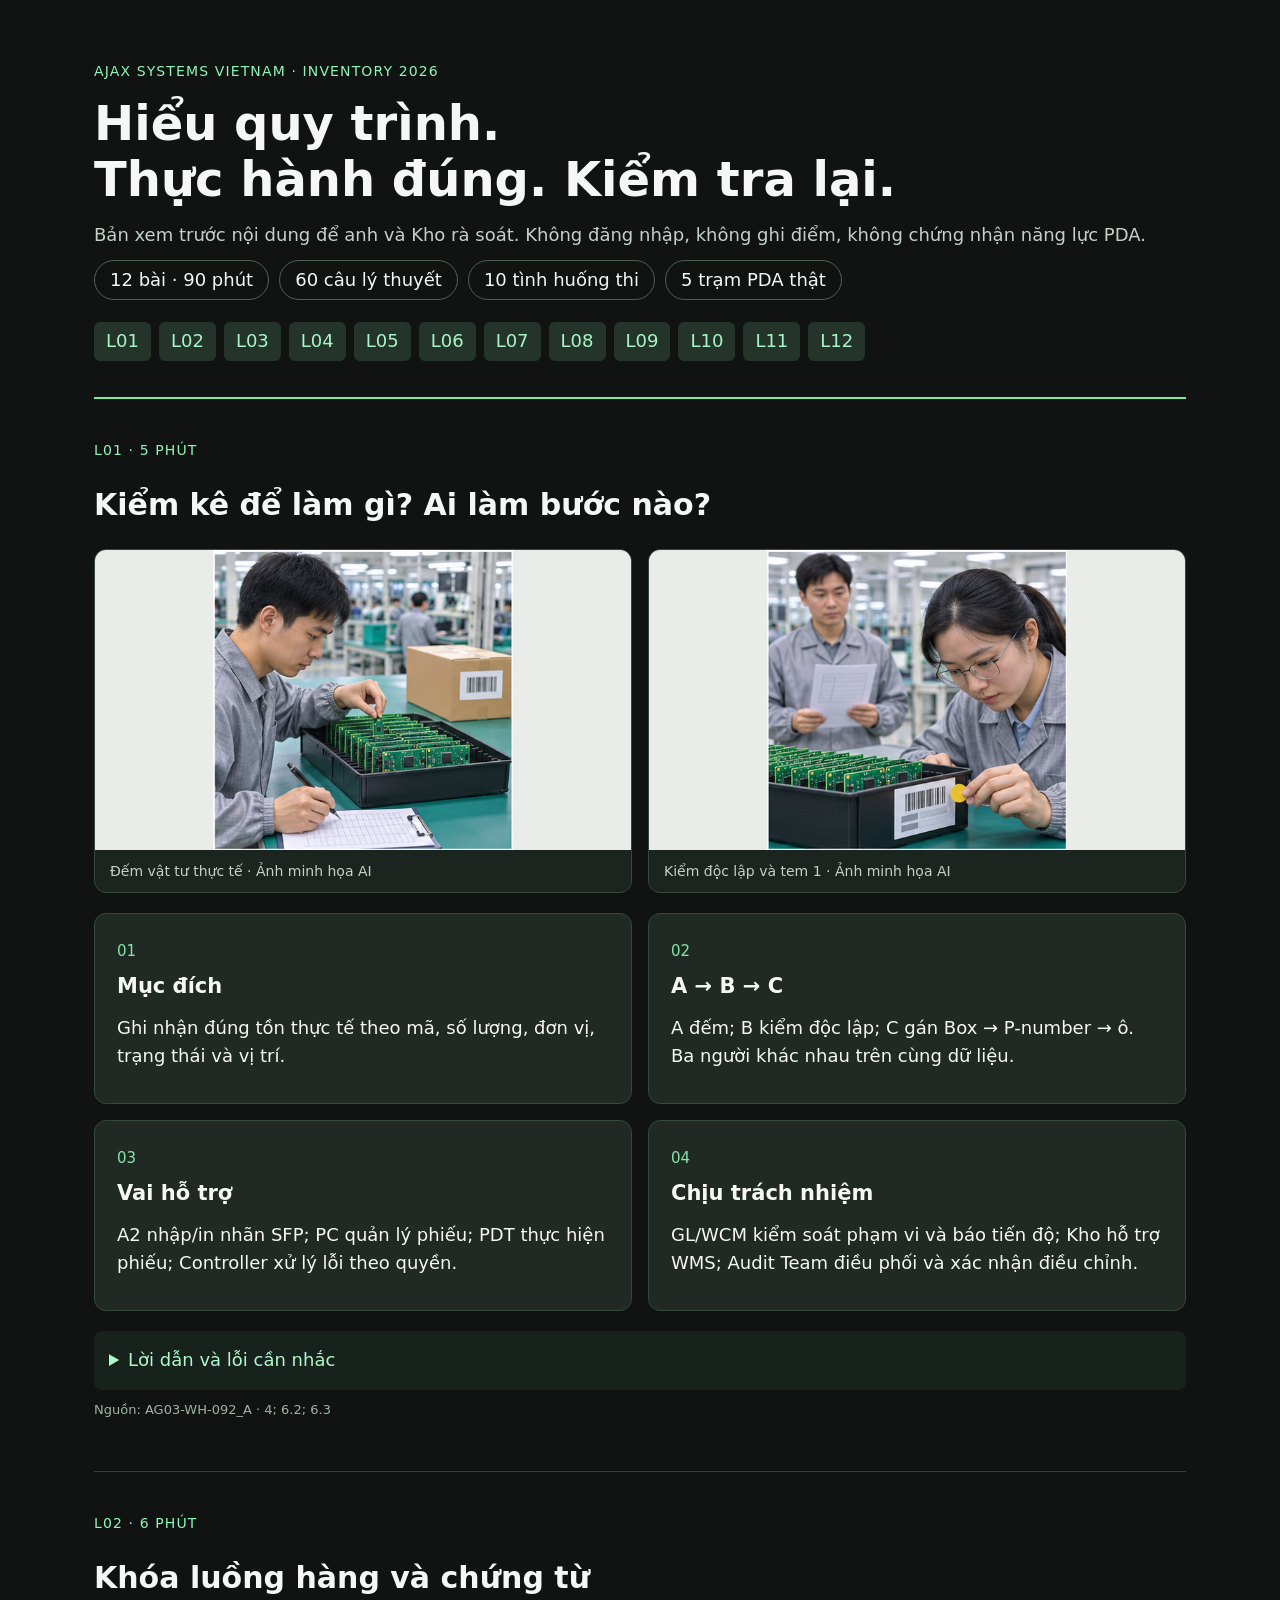
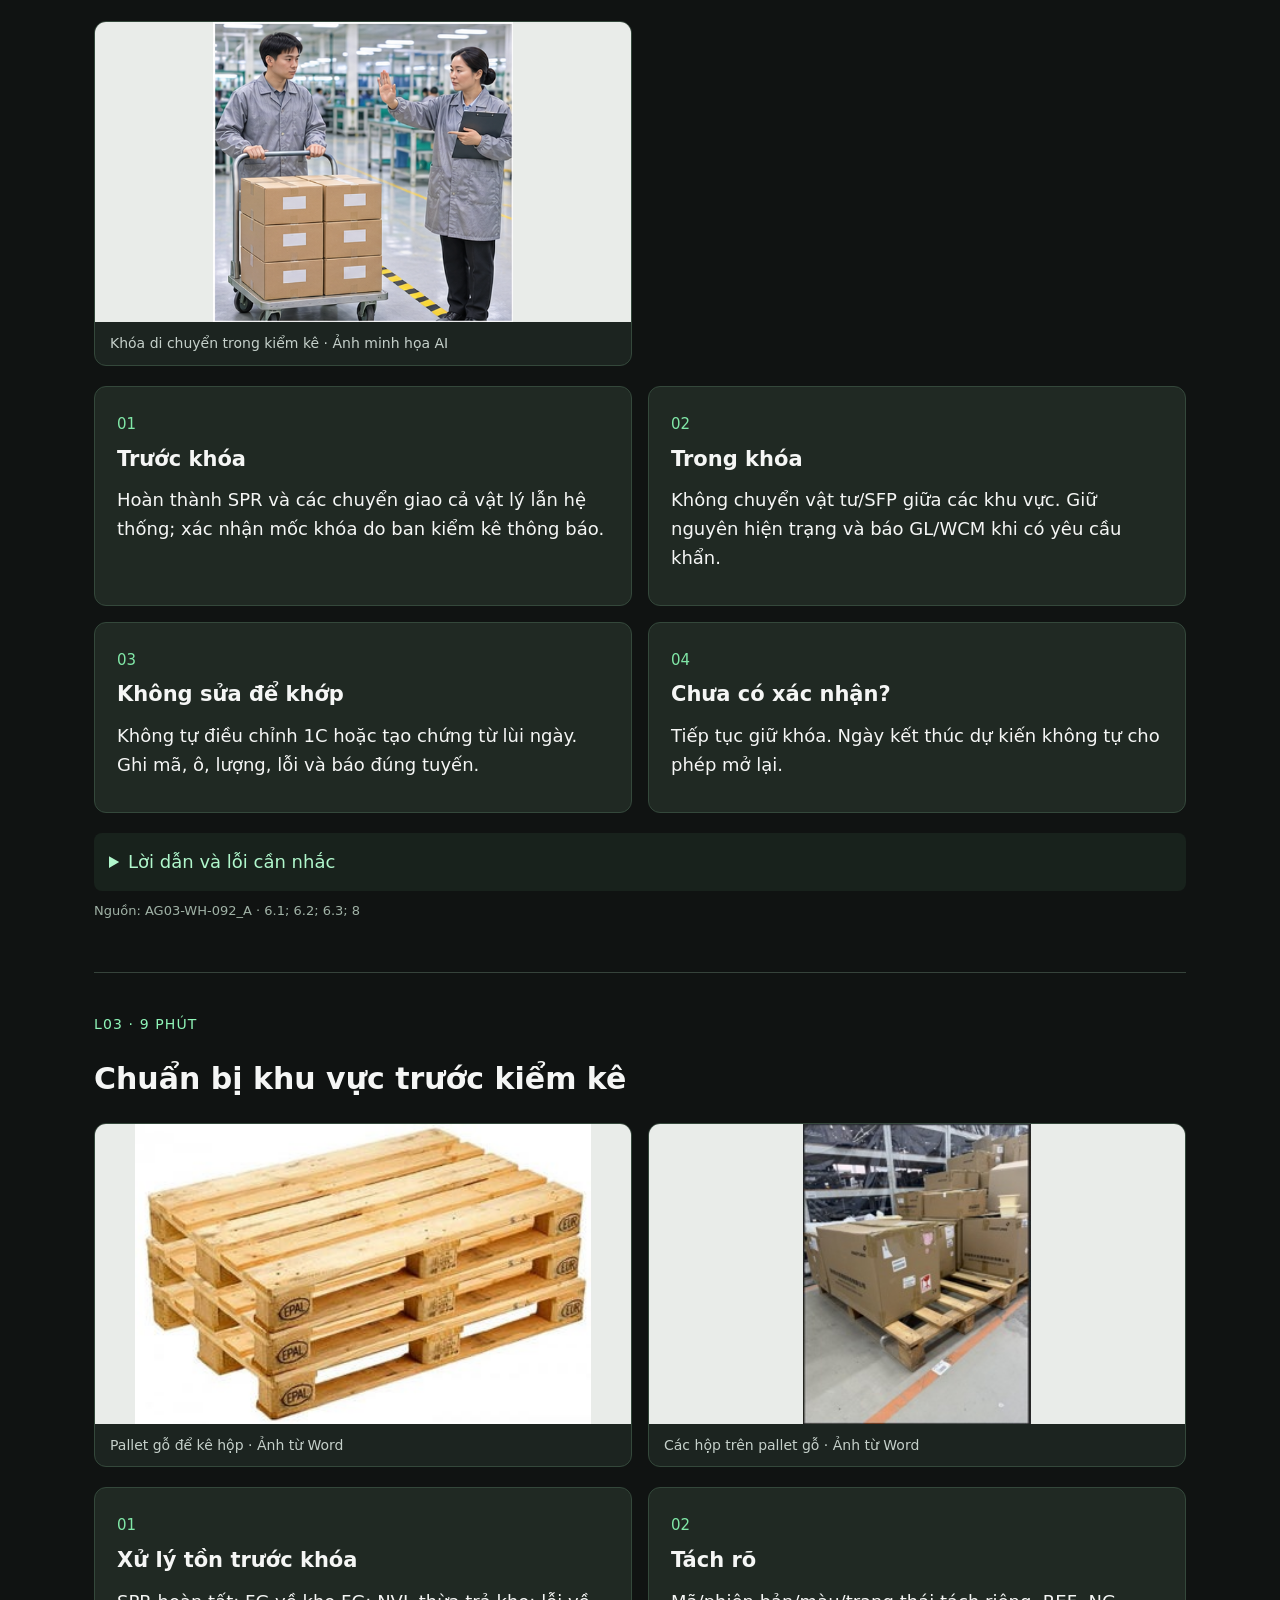
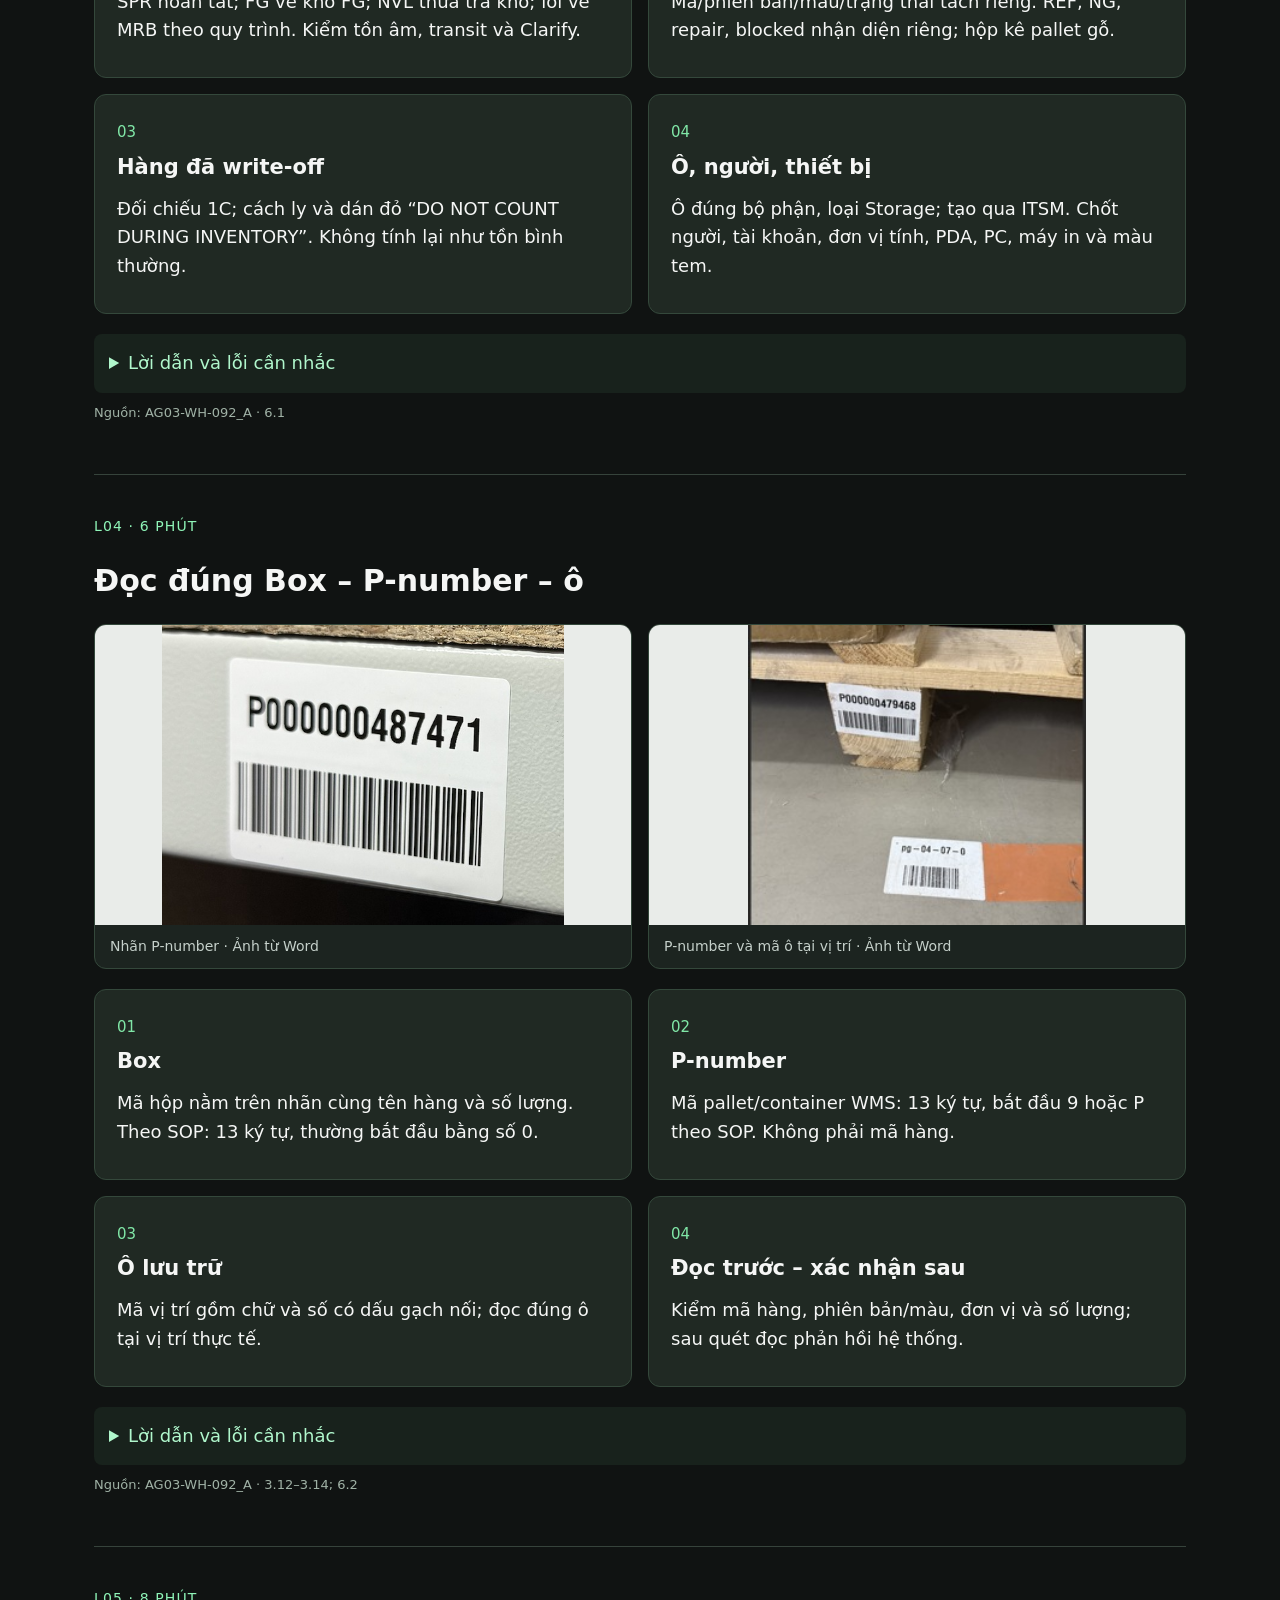
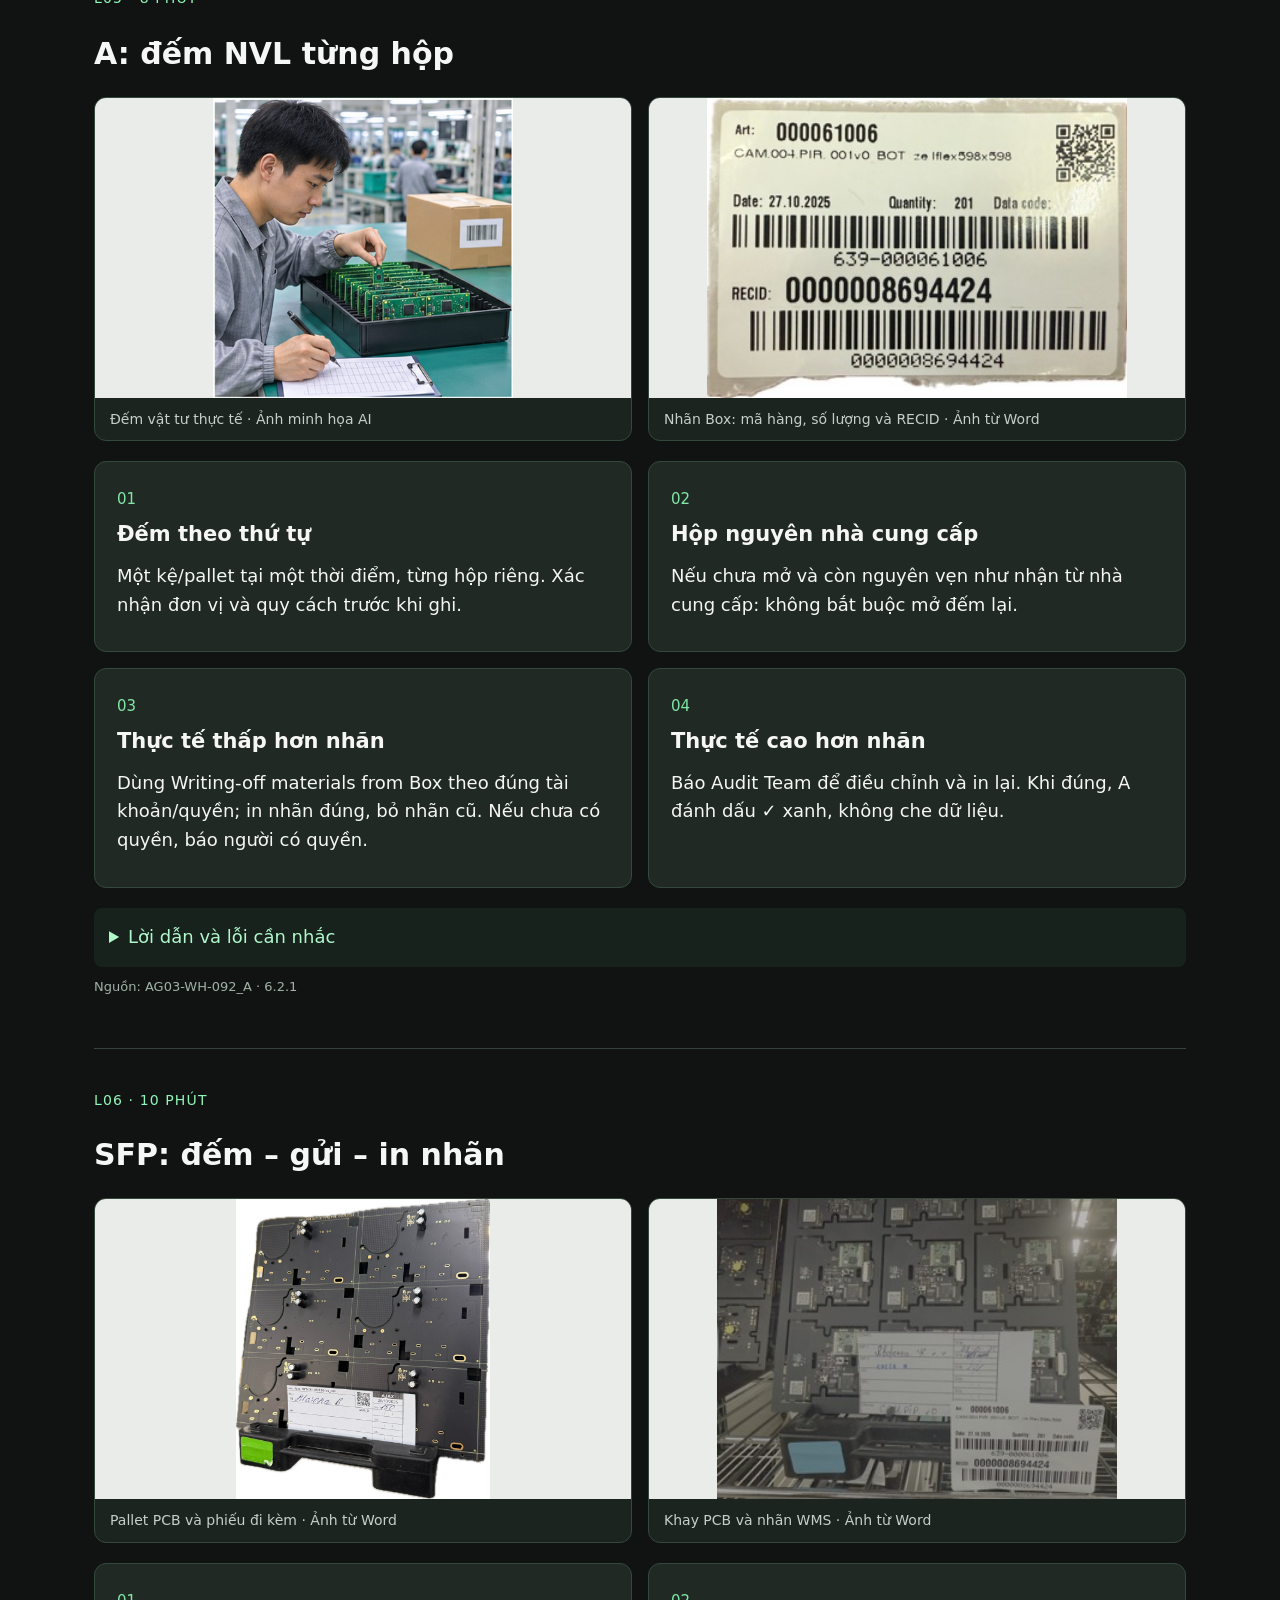
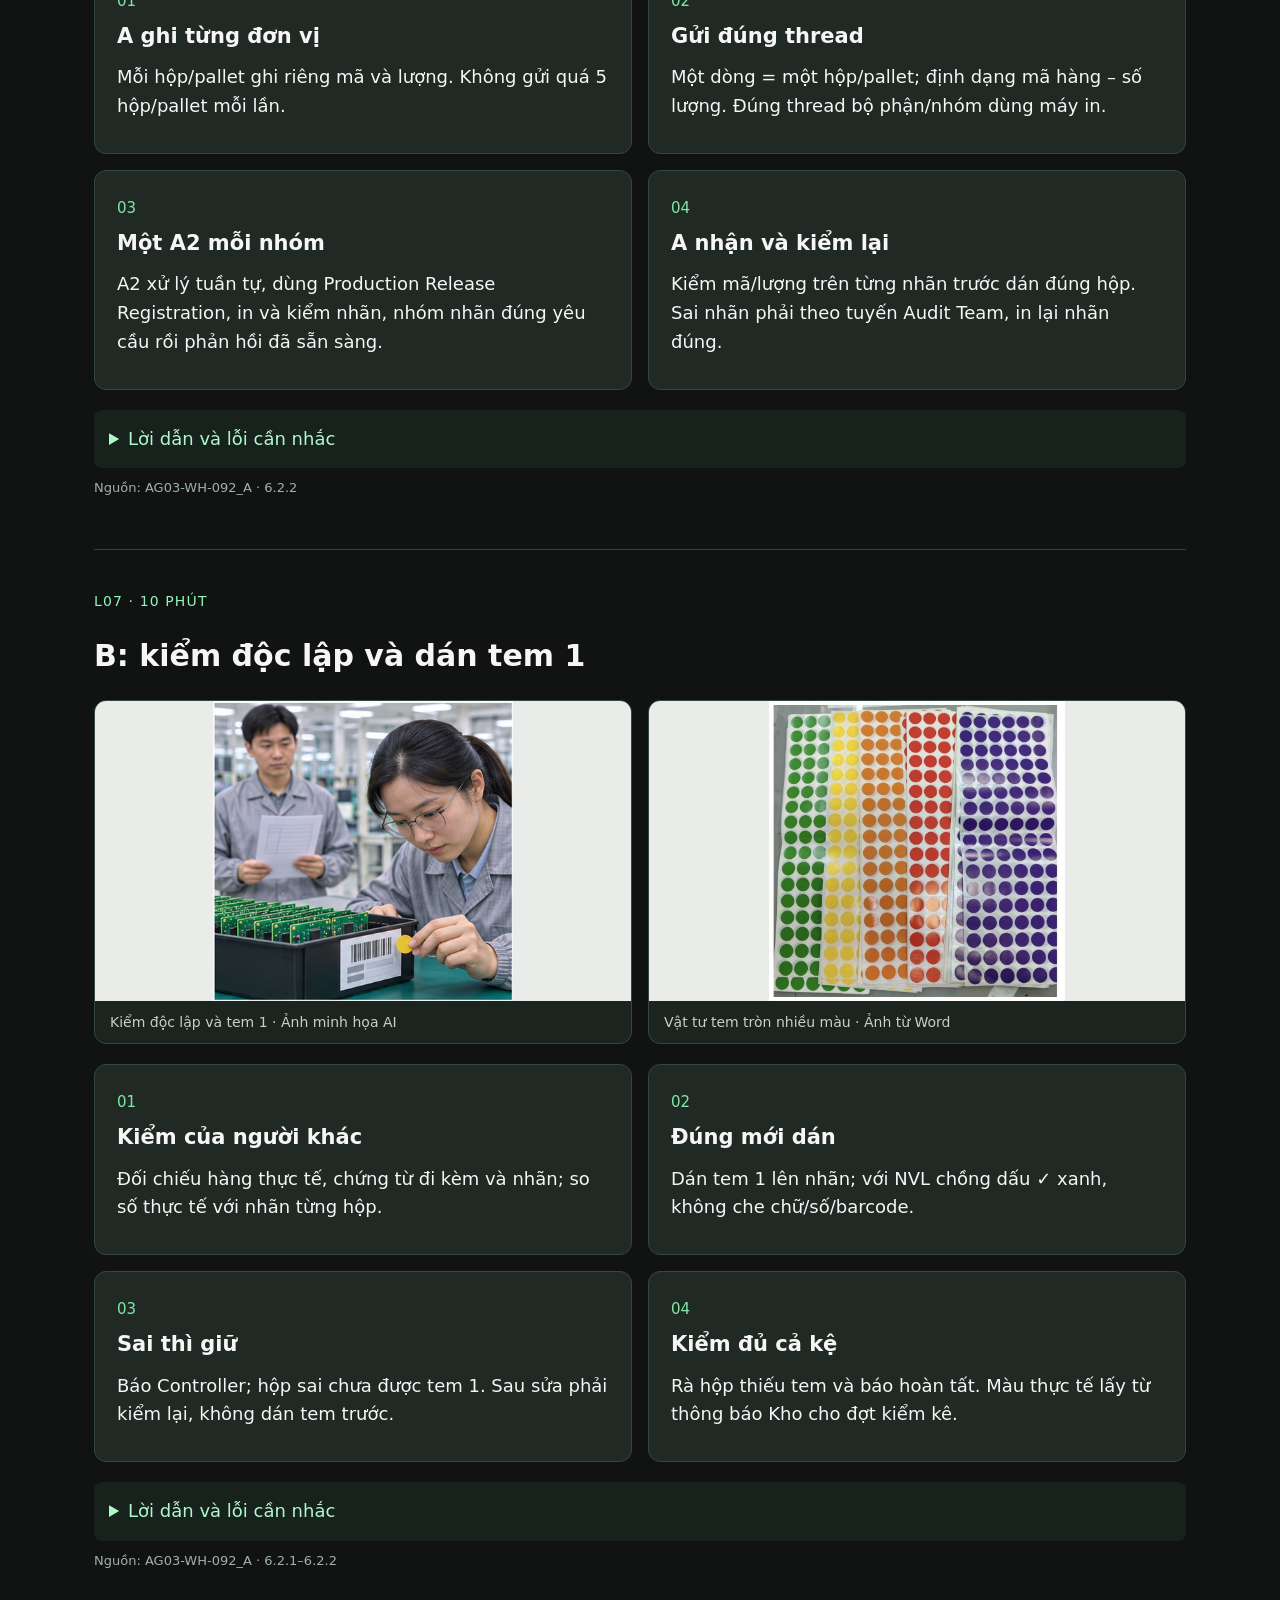
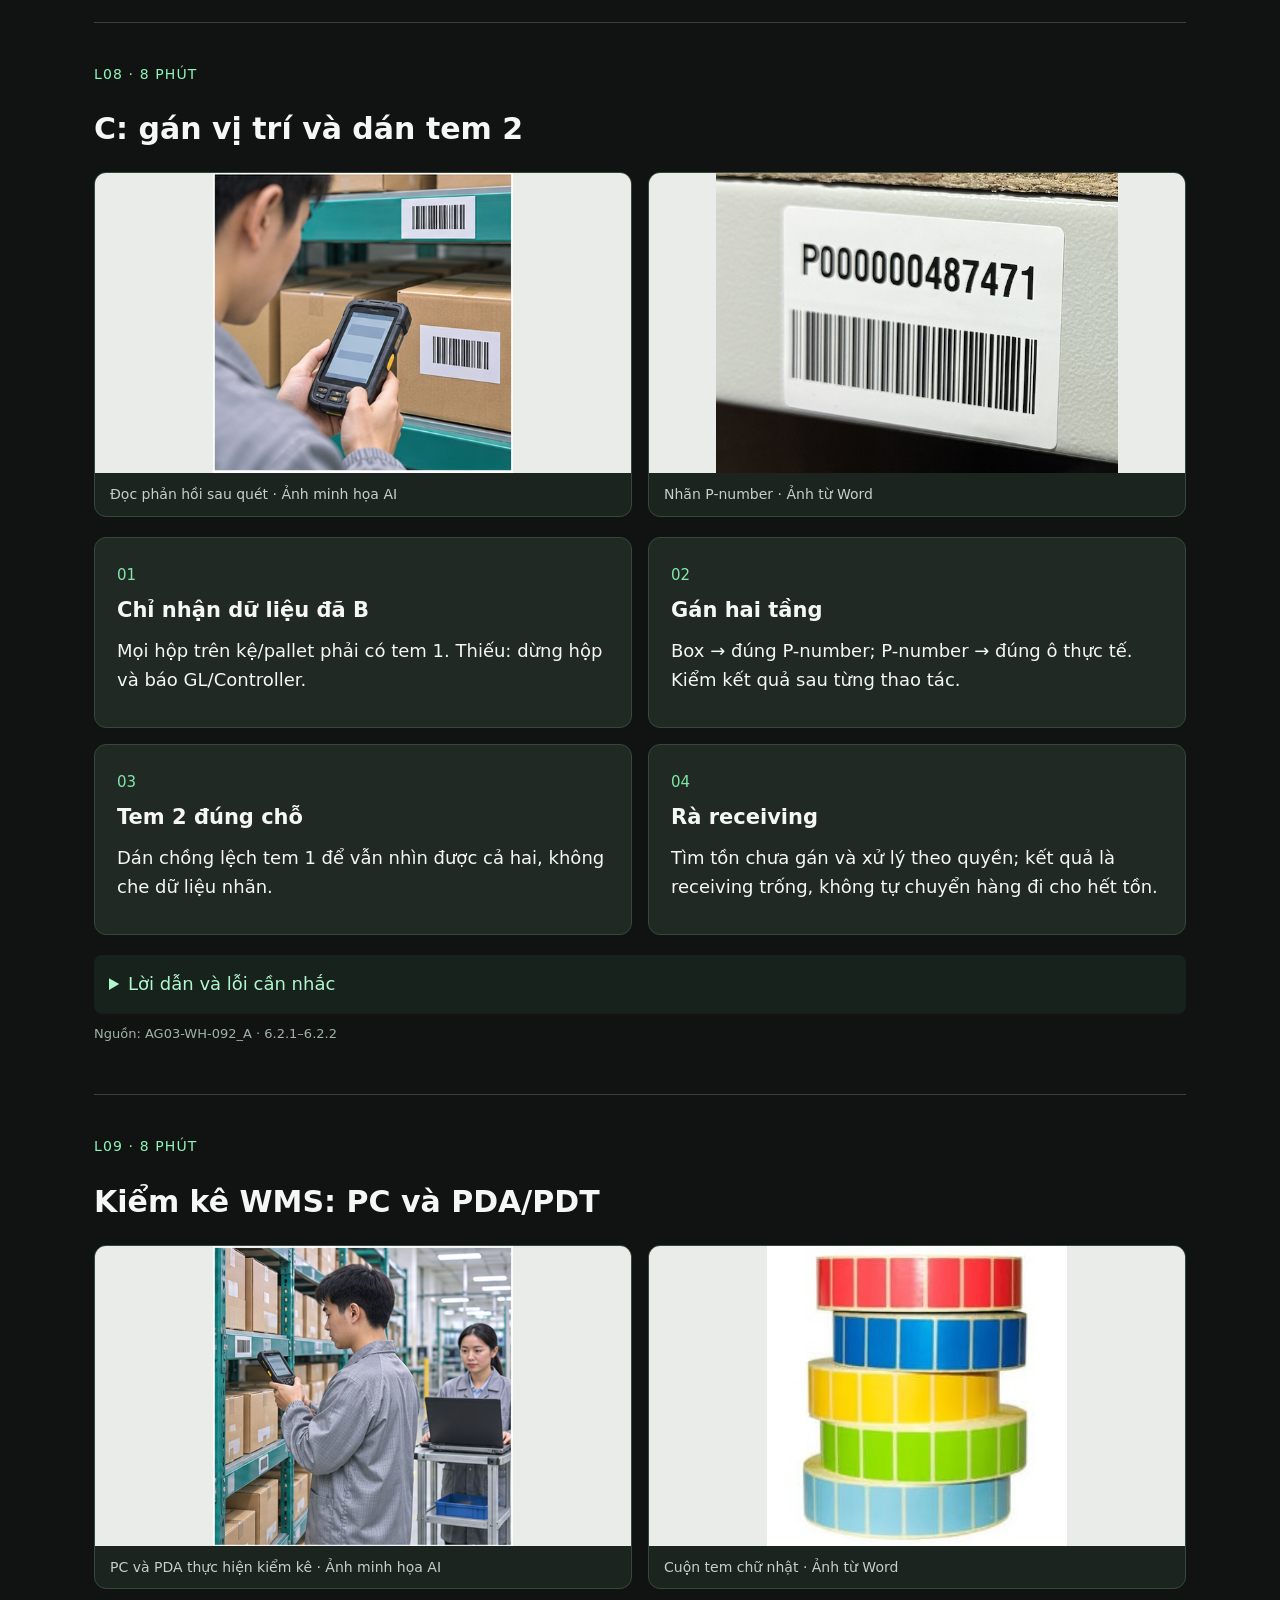
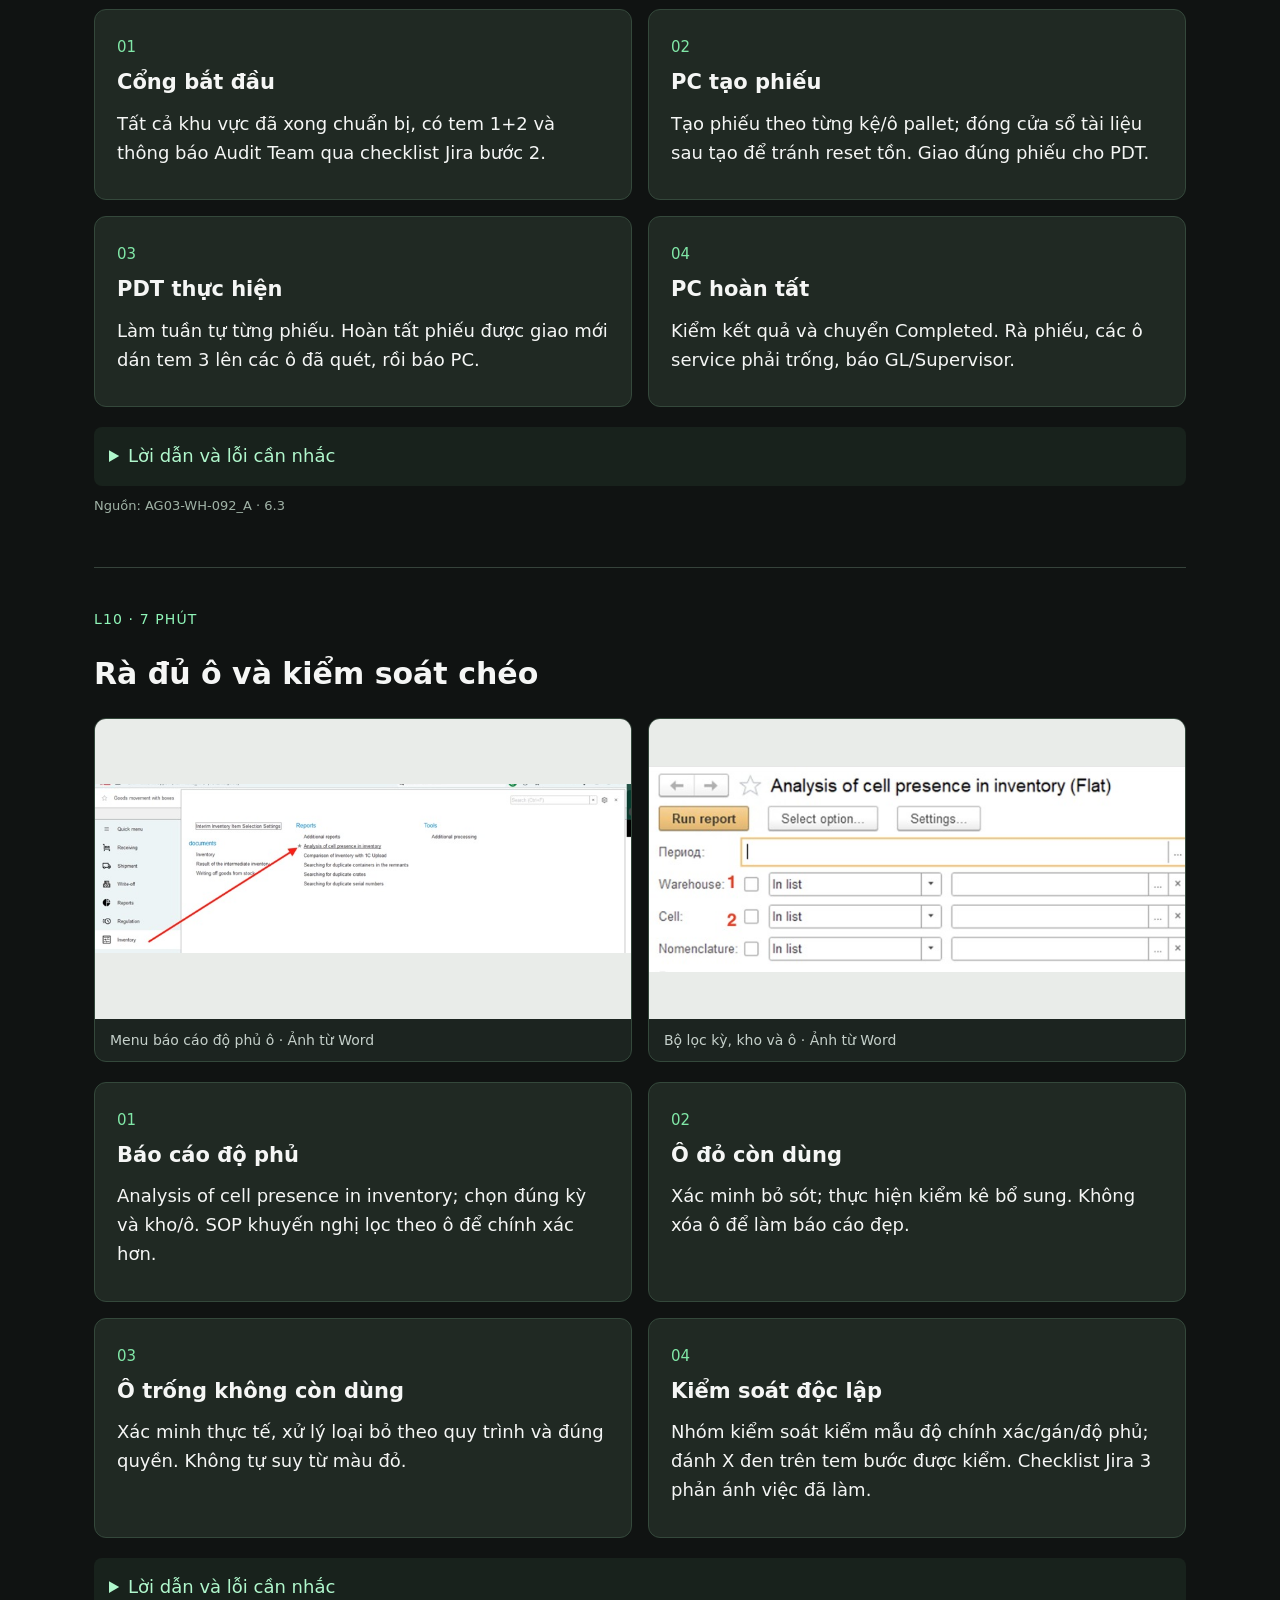
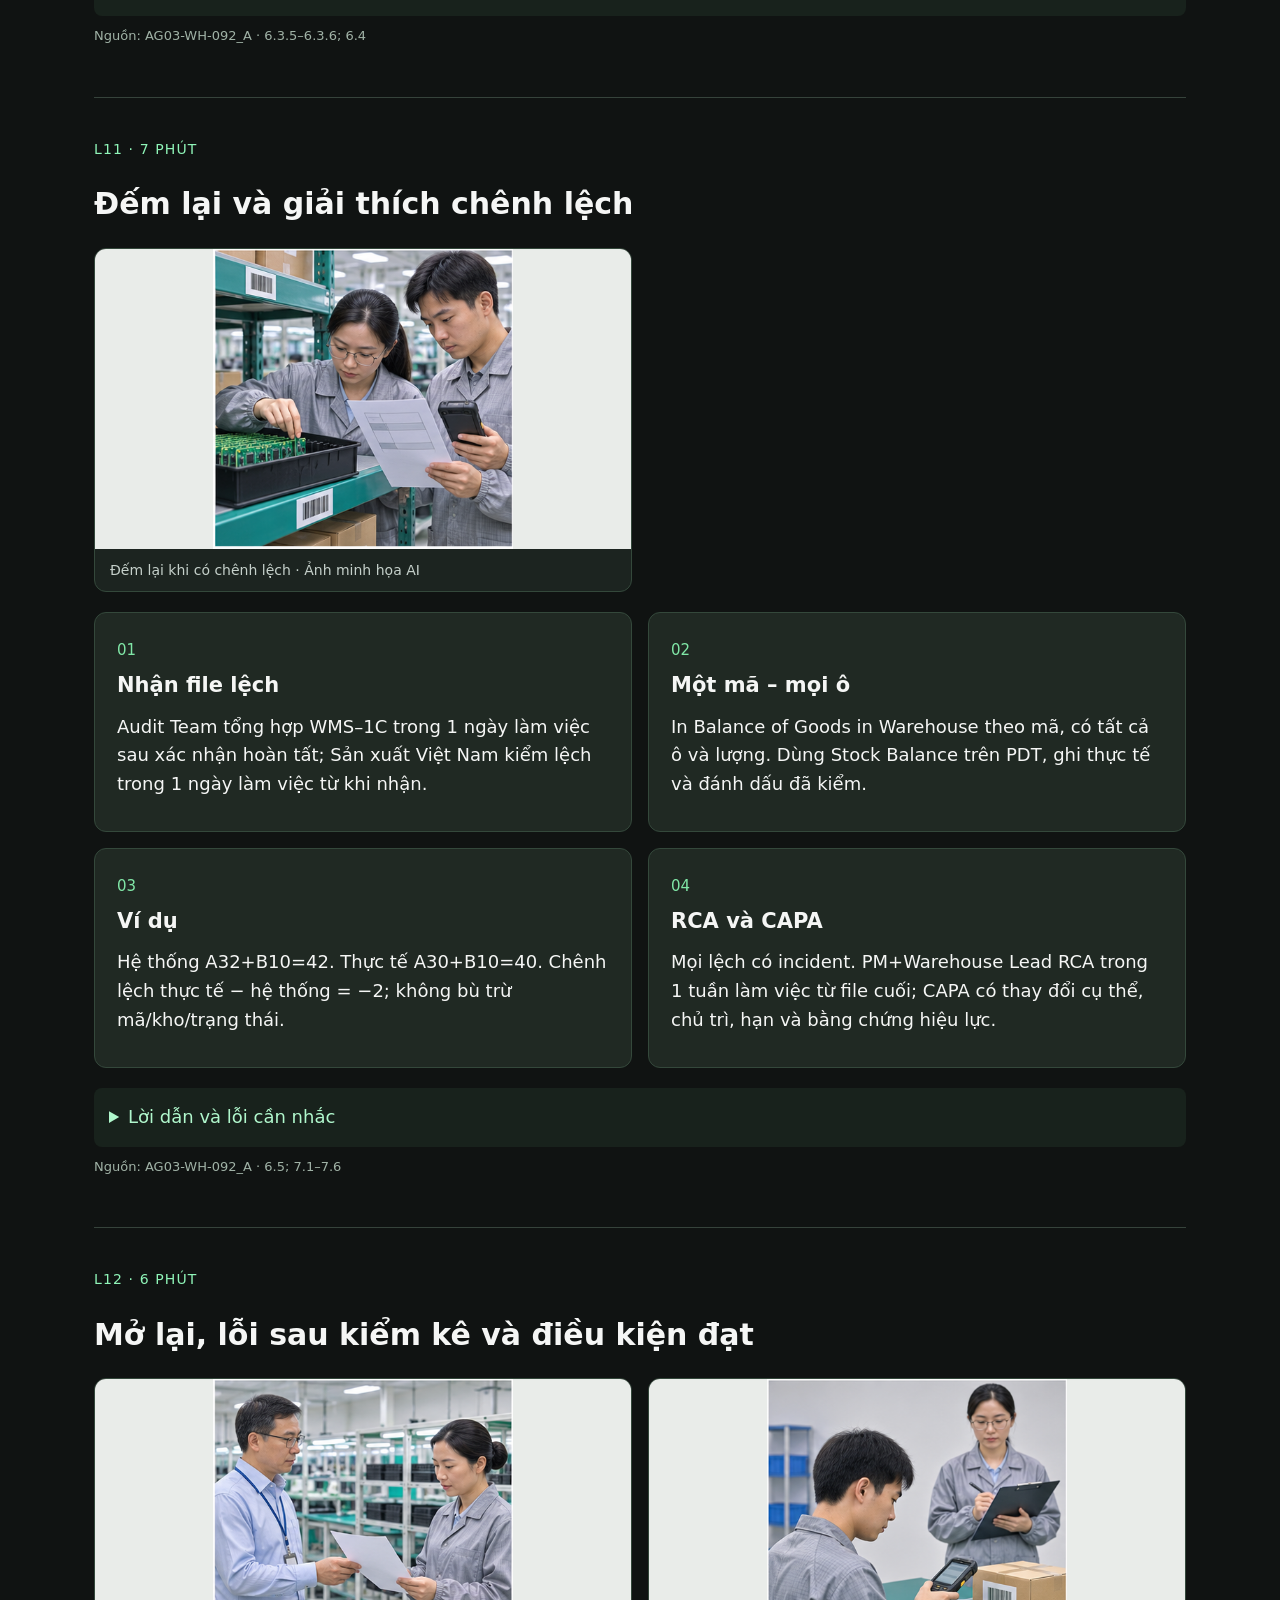
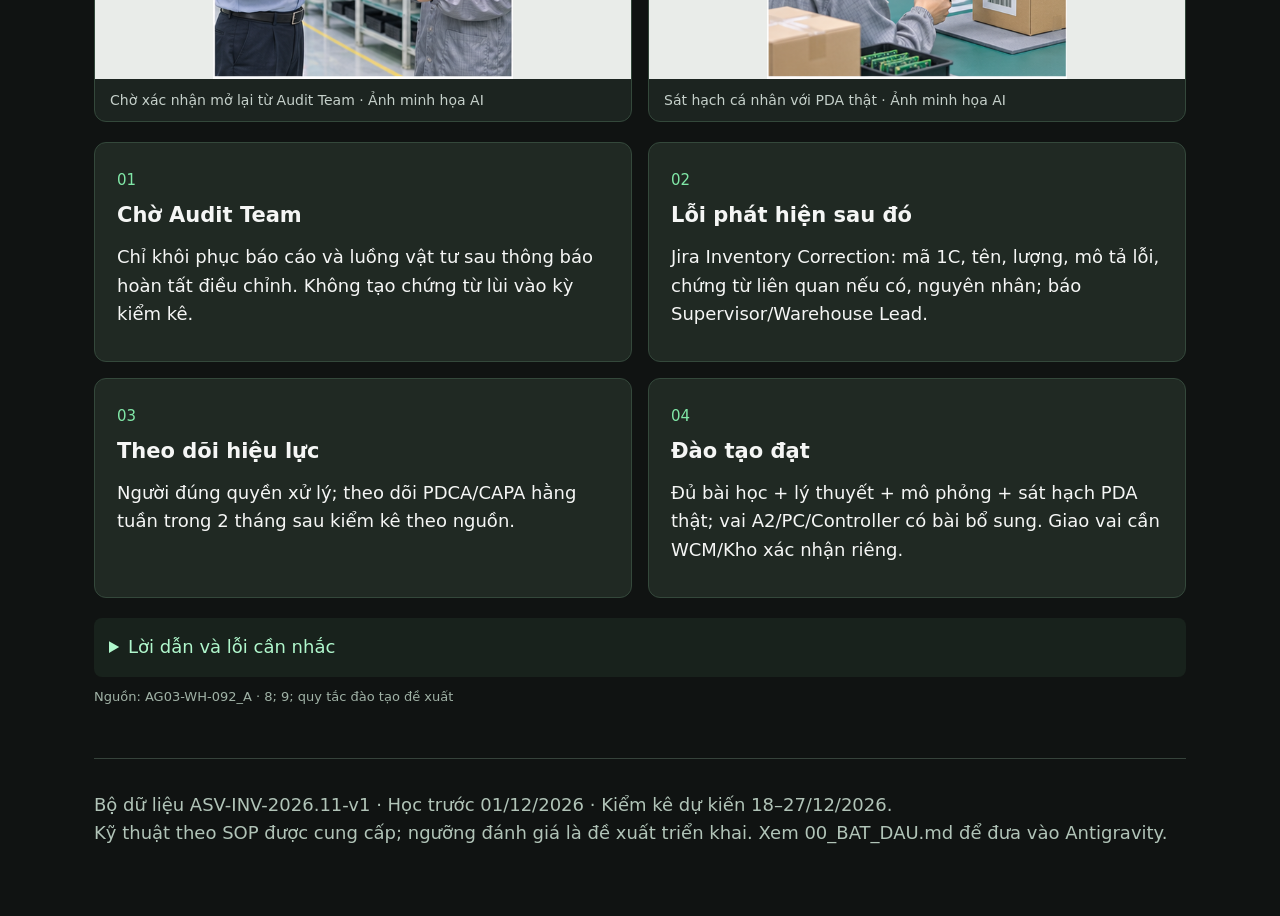
<file: XEM_TRUOC_NOI_DUNG.html>
<!doctype html><html lang="vi"><head><meta charset="utf-8"><meta name="viewport" content="width=device-width,initial-scale=1"><title>ASV · Nội dung đào tạo kiểm kê</title><style>
*{box-sizing:border-box}body{margin:0;background:#101312;color:#f5f6f5;font:18px/1.6 system-ui,sans-serif}main{max-width:1140px;margin:auto;padding:36px 24px}header{border-bottom:2px solid #72eea7;padding:24px 0 36px}h1{font-size:clamp(28px,5vw,48px);line-height:1.15;margin:14px 0}h2{font-size:30px;line-height:1.25}h3{margin:5px 0;font-size:21px}p{margin:10px 0}.eyebrow{color:#8ff5b8;letter-spacing:.08em;font-size:14px;text-transform:uppercase}.note{color:#c5d0ca}.stats{display:flex;gap:10px;flex-wrap:wrap}.stats span{border:1px solid #4b6354;border-radius:20px;padding:5px 15px}nav{display:flex;flex-wrap:wrap;gap:8px;margin-top:22px}a{color:#a8f5c7}nav a{background:#24342b;padding:5px 12px;border-radius:6px;text-decoration:none}section{padding:40px 0;border-bottom:1px solid #36433b;scroll-margin-top:16px}.photos{display:grid;grid-template-columns:1fr 1fr;gap:16px}figure{margin:0;background:#1c2420;border:1px solid #34483b;border-radius:12px;overflow:hidden}img{width:100%;height:300px;object-fit:contain;background:#e9ece9;display:block}figcaption{padding:10px 15px;font-size:14px;color:#c5d0ca}.cards{display:grid;grid-template-columns:1fr 1fr;gap:16px;margin:20px 0}article{padding:22px;background:#202923;border:1px solid #34483b;border-radius:12px}article span{color:#80e7a7;font-size:15px}details{padding:15px;background:#18221c;border-radius:8px}summary{cursor:pointer;color:#b0f7cc}.source{font-size:13px;color:#a0b2a6}footer{padding:32px 0;color:#b1c4b8}@media(max-width:650px){main{padding:18px}.photos,.cards{grid-template-columns:1fr}img{height:240px}h2{font-size:25px}}
</style></head><body><main><header><div class="eyebrow">AJAX SYSTEMS VIETNAM · INVENTORY 2026</div><h1>Hiểu quy trình.<br>Thực hành đúng. Kiểm tra lại.</h1><p class="note">Bản xem trước nội dung để anh và Kho rà soát. Không đăng nhập, không ghi điểm, không chứng nhận năng lực PDA.</p><div class="stats"><span>12 bài · 90 phút</span><span>60 câu lý thuyết</span><span>10 tình huống thi</span><span>5 trạm PDA thật</span></div><nav><a href="#L01">L01</a><a href="#L02">L02</a><a href="#L03">L03</a><a href="#L04">L04</a><a href="#L05">L05</a><a href="#L06">L06</a><a href="#L07">L07</a><a href="#L08">L08</a><a href="#L09">L09</a><a href="#L10">L10</a><a href="#L11">L11</a><a href="#L12">L12</a></nav></header><section id="L01"><div class="eyebrow">L01 · 5 phút</div><h2>Kiểm kê để làm gì? Ai làm bước nào?</h2><div class="photos"><figure><a href="assets/illustrations/ILL02.png"><img loading="lazy" src="assets/illustrations/ILL02.png" alt="Đếm vật tư thực tế"></a><figcaption>Đếm vật tư thực tế · Ảnh minh họa AI</figcaption></figure><figure><a href="assets/illustrations/ILL03.png"><img loading="lazy" src="assets/illustrations/ILL03.png" alt="Kiểm độc lập và tem 1"></a><figcaption>Kiểm độc lập và tem 1 · Ảnh minh họa AI</figcaption></figure></div><div class="cards"><article><span>01</span><h3>Mục đích</h3><p>Ghi nhận đúng tồn thực tế theo mã, số lượng, đơn vị, trạng thái và vị trí.</p></article><article><span>02</span><h3>A → B → C</h3><p>A đếm; B kiểm độc lập; C gán Box → P-number → ô. Ba người khác nhau trên cùng dữ liệu.</p></article><article><span>03</span><h3>Vai hỗ trợ</h3><p>A2 nhập/in nhãn SFP; PC quản lý phiếu; PDT thực hiện phiếu; Controller xử lý lỗi theo quyền.</p></article><article><span>04</span><h3>Chịu trách nhiệm</h3><p>GL/WCM kiểm soát phạm vi và báo tiến độ; Kho hỗ trợ WMS; Audit Team điều phối và xác nhận điều chỉnh.</p></article></div><details><summary>Lời dẫn và lỗi cần nhắc</summary><p>Không suy vai kiểm kê từ chức danh. Một GL có thể được giao Controller nhưng phải sát hạch và có phạm vi, quyền phù hợp. Người A không trở thành B trên hộp mình vừa đếm. Phân vai lại phải lưu người, phạm vi và thời điểm. Hoàn thành bài học không đồng nghĩa được cấp quyền WMS.</p><ul><li>Tự kiểm số liệu mình tạo</li><li>Dùng tài khoản chung hoặc ký thay</li></ul></details><p class="source">Nguồn: AG03-WH-092_A · 4; 6.2; 6.3</p></section><section id="L02"><div class="eyebrow">L02 · 6 phút</div><h2>Khóa luồng hàng và chứng từ</h2><div class="photos"><figure><a href="assets/illustrations/ILL01.png"><img loading="lazy" src="assets/illustrations/ILL01.png" alt="Khóa di chuyển trong kiểm kê"></a><figcaption>Khóa di chuyển trong kiểm kê · Ảnh minh họa AI</figcaption></figure></div><div class="cards"><article><span>01</span><h3>Trước khóa</h3><p>Hoàn thành SPR và các chuyển giao cả vật lý lẫn hệ thống; xác nhận mốc khóa do ban kiểm kê thông báo.</p></article><article><span>02</span><h3>Trong khóa</h3><p>Không chuyển vật tư/SFP giữa các khu vực. Giữ nguyên hiện trạng và báo GL/WCM khi có yêu cầu khẩn.</p></article><article><span>03</span><h3>Không sửa để khớp</h3><p>Không tự điều chỉnh 1C hoặc tạo chứng từ lùi ngày. Ghi mã, ô, lượng, lỗi và báo đúng tuyến.</p></article><article><span>04</span><h3>Chưa có xác nhận?</h3><p>Tiếp tục giữ khóa. Ngày kết thúc dự kiến không tự cho phép mở lại.</p></article></div><details><summary>Lời dẫn và lỗi cần nhắc</summary><p>Kịch bản trao đổi: feeder được yêu cầu đưa gấp PCB sang Assembly. Học viên phải từ chối chuyển trong thời gian khóa, giữ hàng tại vị trí và báo người phụ trách. App là mô phỏng đào tạo, không có nút giải phóng kho thật. Việc mở lại do Audit Team thông báo sau điều chỉnh.</p><ul><li>Cho phép chuyển vì “chỉ vài hộp”</li><li>Tự mở lại theo lịch ngày 27/12</li></ul></details><p class="source">Nguồn: AG03-WH-092_A · 6.1; 6.2; 6.3; 8</p></section><section id="L03"><div class="eyebrow">L03 · 9 phút</div><h2>Chuẩn bị khu vực trước kiểm kê</h2><div class="photos"><figure><a href="assets/source/SRC03.jpg"><img loading="lazy" src="assets/source/SRC03.jpg" alt="Pallet gỗ để kê hộp"></a><figcaption>Pallet gỗ để kê hộp · Ảnh từ Word</figcaption></figure><figure><a href="assets/source/SRC06.jpg"><img loading="lazy" src="assets/source/SRC06.jpg" alt="Các hộp trên pallet gỗ"></a><figcaption>Các hộp trên pallet gỗ · Ảnh từ Word</figcaption></figure></div><div class="cards"><article><span>01</span><h3>Xử lý tồn trước khóa</h3><p>SPR hoàn tất; FG về kho FG; NVL thừa trả kho; lỗi về MRB theo quy trình. Kiểm tồn âm, transit và Clarify.</p></article><article><span>02</span><h3>Tách rõ</h3><p>Mã/phiên bản/màu/trạng thái tách riêng. REF, NG, repair, blocked nhận diện riêng; hộp kê pallet gỗ.</p></article><article><span>03</span><h3>Hàng đã write-off</h3><p>Đối chiếu 1C; cách ly và dán đỏ “DO NOT COUNT DURING INVENTORY”. Không tính lại như tồn bình thường.</p></article><article><span>04</span><h3>Ô, người, thiết bị</h3><p>Ô đúng bộ phận, loại Storage; tạo qua ITSM. Chốt người, tài khoản, đơn vị tính, PDA, PC, máy in và màu tem.</p></article></div><details><summary>Lời dẫn và lỗi cần nhắc</summary><p>Không áp dụng reset toàn bộ ô một cách mặc định. Chỉ thực hiện thao tác reset theo trường hợp và hướng dẫn được Kho/WMS cho phép. Thiết bị chưa ghi nhận tài sản cố định được kiểm kê như vật tư theo tài liệu nguồn. Danh sách kho, ô, REF và màu tem phải lấy bản đã chốt cho đợt 2026; ảnh bảng ô trong tài liệu không phải master đang hoạt động.</p><ul><li>Để lẫn model hoặc màu</li><li>Loại hàng đang repair khỏi kiểm kê</li><li>Reset hàng loạt vì muốn làm sạch</li></ul></details><p class="source">Nguồn: AG03-WH-092_A · 6.1</p></section><section id="L04"><div class="eyebrow">L04 · 6 phút</div><h2>Đọc đúng Box – P-number – ô</h2><div class="photos"><figure><a href="assets/source/SRC04.jpg"><img loading="lazy" src="assets/source/SRC04.jpg" alt="Nhãn P-number"></a><figcaption>Nhãn P-number · Ảnh từ Word</figcaption></figure><figure><a href="assets/source/SRC07.jpg"><img loading="lazy" src="assets/source/SRC07.jpg" alt="P-number và mã ô tại vị trí"></a><figcaption>P-number và mã ô tại vị trí · Ảnh từ Word</figcaption></figure></div><div class="cards"><article><span>01</span><h3>Box</h3><p>Mã hộp nằm trên nhãn cùng tên hàng và số lượng. Theo SOP: 13 ký tự, thường bắt đầu bằng số 0.</p></article><article><span>02</span><h3>P-number</h3><p>Mã pallet/container WMS: 13 ký tự, bắt đầu 9 hoặc P theo SOP. Không phải mã hàng.</p></article><article><span>03</span><h3>Ô lưu trữ</h3><p>Mã vị trí gồm chữ và số có dấu gạch nối; đọc đúng ô tại vị trí thực tế.</p></article><article><span>04</span><h3>Đọc trước – xác nhận sau</h3><p>Kiểm mã hàng, phiên bản/màu, đơn vị và số lượng; sau quét đọc phản hồi hệ thống.</p></article></div><details><summary>Lời dẫn và lỗi cần nhắc</summary><p>Ảnh nhãn cũ trong Word có thể hiển thị RECID hoặc định dạng lịch sử khác mô tả chung của SOP. Không tự hard-code chỉ dựa vào độ dài để chặn nhãn thật; Kho/IT xác nhận trường barcode và định dạng hiện hành trước tích hợp thiết bị. Mã SIM-ASV trong app là mã huấn luyện, cố ý không dùng làm mã WMS thật.</p><ul><li>Quét mã hàng thay Box</li><li>Nhầm P-number với ô</li><li>Chỉ nghe tiếng bíp, không đọc phản hồi</li></ul></details><p class="source">Nguồn: AG03-WH-092_A · 3.12–3.14; 6.2</p></section><section id="L05"><div class="eyebrow">L05 · 8 phút</div><h2>A: đếm NVL từng hộp</h2><div class="photos"><figure><a href="assets/illustrations/ILL02.png"><img loading="lazy" src="assets/illustrations/ILL02.png" alt="Đếm vật tư thực tế"></a><figcaption>Đếm vật tư thực tế · Ảnh minh họa AI</figcaption></figure><figure><a href="assets/source/SRC14.jpg"><img loading="lazy" src="assets/source/SRC14.jpg" alt="Nhãn Box: mã hàng, số lượng và RECID"></a><figcaption>Nhãn Box: mã hàng, số lượng và RECID · Ảnh từ Word</figcaption></figure></div><div class="cards"><article><span>01</span><h3>Đếm theo thứ tự</h3><p>Một kệ/pallet tại một thời điểm, từng hộp riêng. Xác nhận đơn vị và quy cách trước khi ghi.</p></article><article><span>02</span><h3>Hộp nguyên nhà cung cấp</h3><p>Nếu chưa mở và còn nguyên vẹn như nhận từ nhà cung cấp: không bắt buộc mở đếm lại.</p></article><article><span>03</span><h3>Thực tế thấp hơn nhãn</h3><p>Dùng Writing-off materials from Box theo đúng tài khoản/quyền; in nhãn đúng, bỏ nhãn cũ. Nếu chưa có quyền, báo người có quyền.</p></article><article><span>04</span><h3>Thực tế cao hơn nhãn</h3><p>Báo Audit Team để điều chỉnh và in lại. Khi đúng, A đánh dấu ✓ xanh, không che dữ liệu.</p></article></div><details><summary>Lời dẫn và lỗi cần nhắc</summary><p>Ví dụ: nhãn 20, thực tế 18. Ghi 18, giữ truy vết và xử lý bằng công cụ đúng quyền; không gõ 20 để hết lệch. Một gói 5 pcs và một pcs khác đơn vị. Hộp đã mở không được suy số từ số hộp. Trước sang kệ khác kiểm mọi hộp đã có dấu A và báo hoàn tất bước.</p><ul><li>Cộng gộp cả kệ rồi chia bình quân</li><li>Dán nhãn mới nhưng giữ hai nhãn gây nhầm</li><li>Tự tăng số trên hệ thống</li></ul></details><p class="source">Nguồn: AG03-WH-092_A · 6.2.1</p></section><section id="L06"><div class="eyebrow">L06 · 10 phút</div><h2>SFP: đếm – gửi – in nhãn</h2><div class="photos"><figure><a href="assets/source/SRC05.jpg"><img loading="lazy" src="assets/source/SRC05.jpg" alt="Pallet PCB và phiếu đi kèm"></a><figcaption>Pallet PCB và phiếu đi kèm · Ảnh từ Word</figcaption></figure><figure><a href="assets/source/SRC13.jpg"><img loading="lazy" src="assets/source/SRC13.jpg" alt="Khay PCB và nhãn WMS"></a><figcaption>Khay PCB và nhãn WMS · Ảnh từ Word</figcaption></figure></div><div class="cards"><article><span>01</span><h3>A ghi từng đơn vị</h3><p>Mỗi hộp/pallet ghi riêng mã và lượng. Không gửi quá 5 hộp/pallet mỗi lần.</p></article><article><span>02</span><h3>Gửi đúng thread</h3><p>Một dòng = một hộp/pallet; định dạng mã hàng – số lượng. Đúng thread bộ phận/nhóm dùng máy in.</p></article><article><span>03</span><h3>Một A2 mỗi nhóm</h3><p>A2 xử lý tuần tự, dùng Production Release Registration, in và kiểm nhãn, nhóm nhãn đúng yêu cầu rồi phản hồi đã sẵn sàng.</p></article><article><span>04</span><h3>A nhận và kiểm lại</h3><p>Kiểm mã/lượng trên từng nhãn trước dán đúng hộp. Sai nhãn phải theo tuyến Audit Team, in lại nhãn đúng.</p></article></div><details><summary>Lời dẫn và lỗi cần nhắc</summary><p>Có thể nhiều A nhưng chỉ một A2 trên một bộ phận/nhóm trong cách tổ chức SOP. App mô phỏng thread nội bộ, không gửi Chat thật. Bài tập phải giữ hai hộp cùng mã thành hai dòng, không gộp. Sau khi A dán nhãn, B mới kiểm độc lập và C mới gán. A2 và PC là các năng lực khác nhau dù cùng một người có thể được giao nếu được duyệt.</p><ul><li>Gửi 12 hộp trong một tin</li><li>Gộp hai hộp cùng mã thành một dòng</li><li>Dán nhãn theo thứ tự phỏng đoán</li></ul></details><p class="source">Nguồn: AG03-WH-092_A · 6.2.2</p></section><section id="L07"><div class="eyebrow">L07 · 10 phút</div><h2>B: kiểm độc lập và dán tem 1</h2><div class="photos"><figure><a href="assets/illustrations/ILL03.png"><img loading="lazy" src="assets/illustrations/ILL03.png" alt="Kiểm độc lập và tem 1"></a><figcaption>Kiểm độc lập và tem 1 · Ảnh minh họa AI</figcaption></figure><figure><a href="assets/source/SRC10.jpg"><img loading="lazy" src="assets/source/SRC10.jpg" alt="Vật tư tem tròn nhiều màu"></a><figcaption>Vật tư tem tròn nhiều màu · Ảnh từ Word</figcaption></figure></div><div class="cards"><article><span>01</span><h3>Kiểm của người khác</h3><p>Đối chiếu hàng thực tế, chứng từ đi kèm và nhãn; so số thực tế với nhãn từng hộp.</p></article><article><span>02</span><h3>Đúng mới dán</h3><p>Dán tem 1 lên nhãn; với NVL chồng dấu ✓ xanh, không che chữ/số/barcode.</p></article><article><span>03</span><h3>Sai thì giữ</h3><p>Báo Controller; hộp sai chưa được tem 1. Sau sửa phải kiểm lại, không dán tem trước.</p></article><article><span>04</span><h3>Kiểm đủ cả kệ</h3><p>Rà hộp thiếu tem và báo hoàn tất. Màu thực tế lấy từ thông báo Kho cho đợt kiểm kê.</p></article></div><details><summary>Lời dẫn và lỗi cần nhắc</summary><p>Người kiểm độc lập phải có danh tính khác A trên dữ liệu đang xét. Không xem nhãn rồi tin số mà bỏ kiểm hàng. Chỉ tem dán không chứng minh đã làm đúng nếu thiếu kiểm thực tế. Không mặc định tem 1 vàng hay tem 2 xanh: trong app dùng nhãn số và cấu hình màu đã được Kho xác nhận.</p><ul><li>Dán tem trước để tiết kiệm thời gian</li><li>Che barcode</li><li>Tự B cho hộp mình đếm</li></ul></details><p class="source">Nguồn: AG03-WH-092_A · 6.2.1–6.2.2</p></section><section id="L08"><div class="eyebrow">L08 · 8 phút</div><h2>C: gán vị trí và dán tem 2</h2><div class="photos"><figure><a href="assets/illustrations/ILL08.png"><img loading="lazy" src="assets/illustrations/ILL08.png" alt="Đọc phản hồi sau quét"></a><figcaption>Đọc phản hồi sau quét · Ảnh minh họa AI</figcaption></figure><figure><a href="assets/source/SRC04.jpg"><img loading="lazy" src="assets/source/SRC04.jpg" alt="Nhãn P-number"></a><figcaption>Nhãn P-number · Ảnh từ Word</figcaption></figure></div><div class="cards"><article><span>01</span><h3>Chỉ nhận dữ liệu đã B</h3><p>Mọi hộp trên kệ/pallet phải có tem 1. Thiếu: dừng hộp và báo GL/Controller.</p></article><article><span>02</span><h3>Gán hai tầng</h3><p>Box → đúng P-number; P-number → đúng ô thực tế. Kiểm kết quả sau từng thao tác.</p></article><article><span>03</span><h3>Tem 2 đúng chỗ</h3><p>Dán chồng lệch tem 1 để vẫn nhìn được cả hai, không che dữ liệu nhãn.</p></article><article><span>04</span><h3>Rà receiving</h3><p>Tìm tồn chưa gán và xử lý theo quyền; kết quả là receiving trống, không tự chuyển hàng đi cho hết tồn.</p></article></div><details><summary>Lời dẫn và lỗi cần nhắc</summary><p>Scanner bíp chỉ báo nhận mã, không tự chứng minh giao dịch đúng. Nếu quét nhầm nhưng hệ thống chưa xác nhận, dừng và kiểm lại; không lưu gán sai. Khi mất mạng kiểm trạng thái đã ghi trước khi thử lại để tránh trùng. Người C phải khác A và B trên cùng dữ liệu.</p><ul><li>Bỏ qua tầng P-number</li><li>Gán theo ô gần nhất</li><li>Dán tem 2 dù thiếu tem 1</li></ul></details><p class="source">Nguồn: AG03-WH-092_A · 6.2.1–6.2.2</p></section><section id="L09"><div class="eyebrow">L09 · 8 phút</div><h2>Kiểm kê WMS: PC và PDA/PDT</h2><div class="photos"><figure><a href="assets/illustrations/ILL04.png"><img loading="lazy" src="assets/illustrations/ILL04.png" alt="PC và PDA thực hiện kiểm kê"></a><figcaption>PC và PDA thực hiện kiểm kê · Ảnh minh họa AI</figcaption></figure><figure><a href="assets/source/SRC12.jpg"><img loading="lazy" src="assets/source/SRC12.jpg" alt="Cuộn tem chữ nhật"></a><figcaption>Cuộn tem chữ nhật · Ảnh từ Word</figcaption></figure></div><div class="cards"><article><span>01</span><h3>Cổng bắt đầu</h3><p>Tất cả khu vực đã xong chuẩn bị, có tem 1+2 và thông báo Audit Team qua checklist Jira bước 2.</p></article><article><span>02</span><h3>PC tạo phiếu</h3><p>Tạo phiếu theo từng kệ/ô pallet; đóng cửa sổ tài liệu sau tạo để tránh reset tồn. Giao đúng phiếu cho PDT.</p></article><article><span>03</span><h3>PDT thực hiện</h3><p>Làm tuần tự từng phiếu. Hoàn tất phiếu được giao mới dán tem 3 lên các ô đã quét, rồi báo PC.</p></article><article><span>04</span><h3>PC hoàn tất</h3><p>Kiểm kết quả và chuyển Completed. Rà phiếu, các ô service phải trống, báo GL/Supervisor.</p></article></div><details><summary>Lời dẫn và lỗi cần nhắc</summary><p>Đóng cửa sổ sau tạo là hành động khác chuyển trạng thái Completed cuối quy trình. Không dán tem 3 lên hộp để thay tem 1/2; tem 3 thuộc ô đã quét sau hoàn tất phiếu. Một khu vực xong riêng lẻ chưa đủ mở kiểm kê WMS khi khu khác chưa chuẩn bị xong.</p><ul><li>Completed ngay lúc tạo phiếu</li><li>Dán tem 3 khi mới quét một phần</li><li>Tự bắt đầu vì khu mình đã sẵn sàng</li></ul></details><p class="source">Nguồn: AG03-WH-092_A · 6.3</p></section><section id="L10"><div class="eyebrow">L10 · 7 phút</div><h2>Rà đủ ô và kiểm soát chéo</h2><div class="photos"><figure><a href="assets/source/SRC15.jpg"><img loading="lazy" src="assets/source/SRC15.jpg" alt="Menu báo cáo độ phủ ô"></a><figcaption>Menu báo cáo độ phủ ô · Ảnh từ Word</figcaption></figure><figure><a href="assets/source/SRC16.jpg"><img loading="lazy" src="assets/source/SRC16.jpg" alt="Bộ lọc kỳ, kho và ô"></a><figcaption>Bộ lọc kỳ, kho và ô · Ảnh từ Word</figcaption></figure></div><div class="cards"><article><span>01</span><h3>Báo cáo độ phủ</h3><p>Analysis of cell presence in inventory; chọn đúng kỳ và kho/ô. SOP khuyến nghị lọc theo ô để chính xác hơn.</p></article><article><span>02</span><h3>Ô đỏ còn dùng</h3><p>Xác minh bỏ sót; thực hiện kiểm kê bổ sung. Không xóa ô để làm báo cáo đẹp.</p></article><article><span>03</span><h3>Ô trống không còn dùng</h3><p>Xác minh thực tế, xử lý loại bỏ theo quy trình và đúng quyền. Không tự suy từ màu đỏ.</p></article><article><span>04</span><h3>Kiểm soát độc lập</h3><p>Nhóm kiểm soát kiểm mẫu độ chính xác/gán/độ phủ; đánh X đen trên tem bước được kiểm. Checklist Jira 3 phản ánh việc đã làm.</p></article></div><details><summary>Lời dẫn và lỗi cần nhắc</summary><p>Ảnh báo cáo lấy từ Word để nhận diện menu và vùng lọc, không phải ảnh hiện trường 2026. Chọn kỳ sai có thể làm kết quả đủ/thiếu sai. Rà tất cả ô thuộc phạm vi, kể cả khu phụ, sửa chữa và service. Chữ ký không thay cho hành động và bằng chứng.</p><ul><li>Xóa mọi ô đỏ</li><li>Chỉ xem kệ chính</li><li>Tích checklist chưa làm</li></ul></details><p class="source">Nguồn: AG03-WH-092_A · 6.3.5–6.3.6; 6.4</p></section><section id="L11"><div class="eyebrow">L11 · 7 phút</div><h2>Đếm lại và giải thích chênh lệch</h2><div class="photos"><figure><a href="assets/illustrations/ILL05.png"><img loading="lazy" src="assets/illustrations/ILL05.png" alt="Đếm lại khi có chênh lệch"></a><figcaption>Đếm lại khi có chênh lệch · Ảnh minh họa AI</figcaption></figure></div><div class="cards"><article><span>01</span><h3>Nhận file lệch</h3><p>Audit Team tổng hợp WMS–1C trong 1 ngày làm việc sau xác nhận hoàn tất; Sản xuất Việt Nam kiểm lệch trong 1 ngày làm việc từ khi nhận.</p></article><article><span>02</span><h3>Một mã – mọi ô</h3><p>In Balance of Goods in Warehouse theo mã, có tất cả ô và lượng. Dùng Stock Balance trên PDT, ghi thực tế và đánh dấu đã kiểm.</p></article><article><span>03</span><h3>Ví dụ</h3><p>Hệ thống A32+B10=42. Thực tế A30+B10=40. Chênh lệch thực tế − hệ thống = −2; không bù trừ mã/kho/trạng thái.</p></article><article><span>04</span><h3>RCA và CAPA</h3><p>Mọi lệch có incident. PM+Warehouse Lead RCA trong 1 tuần làm việc từ file cuối; CAPA có thay đổi cụ thể, chủ trì, hạn và bằng chứng hiệu lực.</p></article></div><details><summary>Lời dẫn và lỗi cần nhắc</summary><p>Trình tự RCA bắt buộc: chứng từ đã hạch toán → tiêu hao/định mức → lỗi/rework → lịch sử di chuyển → kiểm thực tế → nguyên nhân gốc. Kho ký danh sách kho trong Closing of Intermediate Inventory, Audit Team điều phối điều chỉnh qua người đúng quyền. Mục tiêu điều chỉnh VN 1 ngày cho tỷ lệ lệch khoảng 5%, có thể kéo dài khi nhiều hơn; không tự hứa đóng mọi lệch trong 24 giờ.</p><ul><li>Chỉ đếm lại ô đầu tiên</li><li>Sửa số để về0</li><li>Kết luận do người đếm mà chưa kiểm chứng từ</li></ul></details><p class="source">Nguồn: AG03-WH-092_A · 6.5; 7.1–7.6</p></section><section id="L12"><div class="eyebrow">L12 · 6 phút</div><h2>Mở lại, lỗi sau kiểm kê và điều kiện đạt</h2><div class="photos"><figure><a href="assets/illustrations/ILL06.png"><img loading="lazy" src="assets/illustrations/ILL06.png" alt="Chờ xác nhận mở lại từ Audit Team"></a><figcaption>Chờ xác nhận mở lại từ Audit Team · Ảnh minh họa AI</figcaption></figure><figure><a href="assets/illustrations/ILL07.png"><img loading="lazy" src="assets/illustrations/ILL07.png" alt="Sát hạch cá nhân với PDA thật"></a><figcaption>Sát hạch cá nhân với PDA thật · Ảnh minh họa AI</figcaption></figure></div><div class="cards"><article><span>01</span><h3>Chờ Audit Team</h3><p>Chỉ khôi phục báo cáo và luồng vật tư sau thông báo hoàn tất điều chỉnh. Không tạo chứng từ lùi vào kỳ kiểm kê.</p></article><article><span>02</span><h3>Lỗi phát hiện sau đó</h3><p>Jira Inventory Correction: mã 1C, tên, lượng, mô tả lỗi, chứng từ liên quan nếu có, nguyên nhân; báo Supervisor/Warehouse Lead.</p></article><article><span>03</span><h3>Theo dõi hiệu lực</h3><p>Người đúng quyền xử lý; theo dõi PDCA/CAPA hằng tuần trong 2 tháng sau kiểm kê theo nguồn.</p></article><article><span>04</span><h3>Đào tạo đạt</h3><p>Đủ bài học + lý thuyết + mô phỏng + sát hạch PDA thật; vai A2/PC/Controller có bài bổ sung. Giao vai cần WCM/Kho xác nhận riêng.</p></article></div><details><summary>Lời dẫn và lỗi cần nhắc</summary><p>Ngưỡng90, thời lượng và cấu trúc bài thi trong kit là đề xuất triển khai đào tạo, không phải con số quy định trong SOP. Một người xem 100% bài không được tự xác nhận biết dùng máy thật. WCM xem danh sách thiếu điều kiện theo tên và kíp, không dùng số lượt thi thay số người.</p><ul><li>Coi mô phỏng là chứng chỉ PDA thật</li><li>Ký đạt khi thiếu quan sát</li><li>Tự điều chỉnh sau khi đã đóng kiểm kê</li></ul></details><p class="source">Nguồn: AG03-WH-092_A · 8; 9; quy tắc đào tạo đề xuất</p></section><footer>Bộ dữ liệu ASV-INV-2026.11-v1 · Học trước 01/12/2026 · Kiểm kê dự kiến 18–27/12/2026.<br>Kỹ thuật theo SOP được cung cấp; ngưỡng đánh giá là đề xuất triển khai. Xem 00_BAT_DAU.md để đưa vào Antigravity.</footer></main></body></html>
</file>
